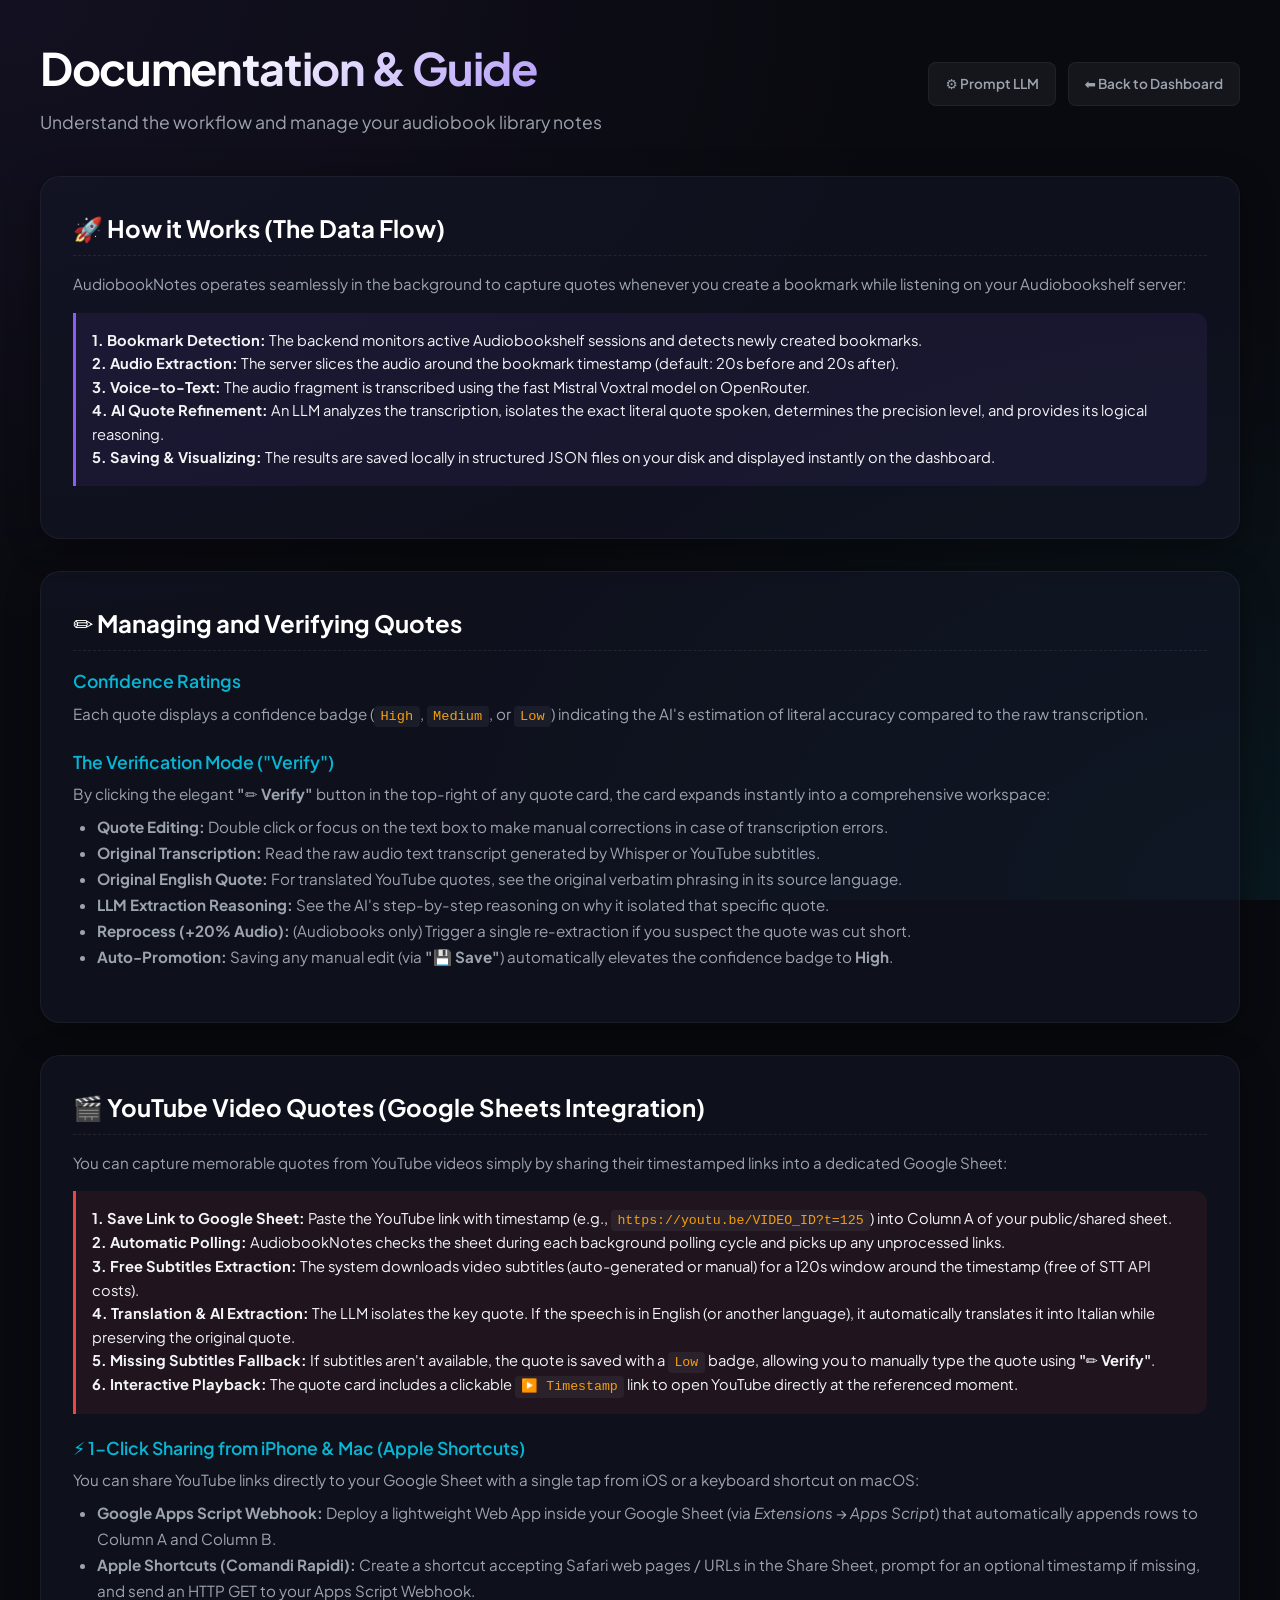
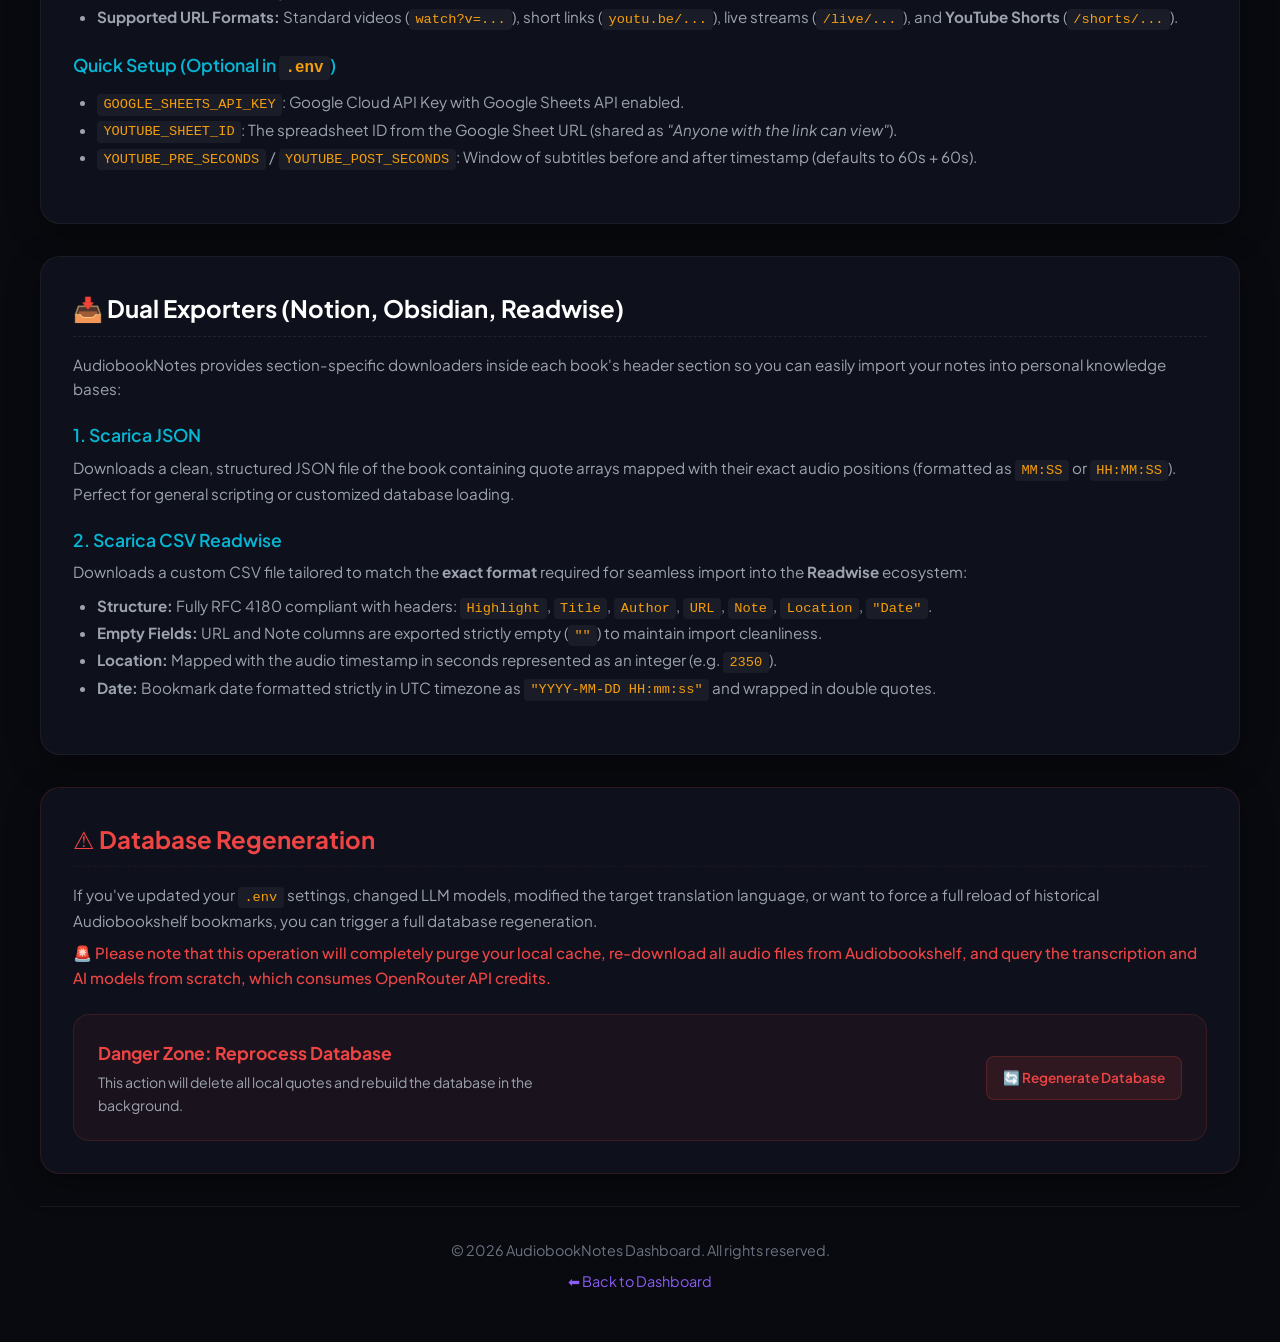
<file: src/web/static/instructions.html>
<!DOCTYPE html>
<html lang="en">
<head>
  <meta charset="UTF-8">
  <meta name="viewport" content="width=device-width, initial-scale=1.0">
  <meta name="description" content="AudiobookNotes documentation and instructions page. Learn how to verify, export, and manage your quotes.">
  <title>How to Use - AudiobookNotes</title>
  <link rel="stylesheet" href="style.css?v=2.1.0">
  <link rel="stylesheet" href="components.css?v=2.1.0">
  <style>
    .help-section {
      background: var(--glass-bg);
      border: 1px solid var(--glass-border);
      border-radius: 20px;
      padding: 2rem;
      margin-bottom: 2rem;
      box-shadow: var(--glass-shadow);
      transition: var(--transition-smooth);
    }
    .help-section:hover {
      border-color: var(--glass-border-hover);
      box-shadow: var(--glass-shadow-hover);
    }
    .help-title {
      font-size: 1.5rem;
      font-weight: 700;
      color: #fff;
      margin-bottom: 1rem;
      display: flex;
      align-items: center;
      gap: 0.6rem;
      border-bottom: 1px dashed rgba(255, 255, 255, 0.08);
      padding-bottom: 0.5rem;
    }
    .help-step {
      margin-bottom: 1.25rem;
    }
    .help-step h3 {
      font-size: 1.1rem;
      font-weight: 600;
      color: var(--accent-cyan);
      margin-bottom: 0.4rem;
    }
    .help-step p {
      color: var(--text-muted);
      font-size: 0.95rem;
      line-height: 1.6;
    }
    .highlight-box {
      background: rgba(139, 92, 246, 0.08);
      border-left: 3px solid var(--accent-purple);
      padding: 1rem;
      border-radius: 0 12px 12px 0;
      margin: 1rem 0;
    }
    .highlight-box p {
      color: var(--text-main);
      font-size: 0.92rem;
      margin: 0;
    }
    .danger-card {
      background: rgba(239, 68, 68, 0.05);
      border: 1px solid rgba(239, 68, 68, 0.15);
      border-radius: 16px;
      padding: 1.5rem;
      display: flex;
      align-items: center;
      justify-content: space-between;
      flex-wrap: wrap;
      gap: 1.25rem;
      margin-top: 1.5rem;
    }
    .danger-title {
      color: var(--accent-danger);
      font-weight: 700;
      font-size: 1.1rem;
      margin-bottom: 0.25rem;
    }
    .danger-desc {
      color: var(--text-muted);
      font-size: 0.88rem;
      margin: 0;
      max-width: 500px;
    }
    code {
      background: rgba(255, 255, 255, 0.05);
      padding: 0.2rem 0.4rem;
      border-radius: 4px;
      font-family: monospace;
      font-size: 0.9em;
      color: var(--accent-warning);
    }
  </style>
</head>
<body>
  <div class="container">
    <!-- Header -->
    <header style="display: flex; justify-content: space-between; align-items: center; flex-wrap: wrap; gap: 1rem; margin-bottom: 2.5rem;">
      <div style="text-align: left;">
        <h1 id="main-title" style="margin-bottom: 0.25rem; background: linear-gradient(135deg, #ffffff 30%, #a78bfa 100%); -webkit-background-clip: text; -webkit-text-fill-color: transparent;">Documentation &amp; Guide</h1>
        <p id="main-subtitle">Understand the workflow and manage your audiobook library notes</p>
      </div>
      <div style="display: flex; gap: 0.75rem; align-items: center; flex-wrap: wrap;">
        <a href="prompts.html" class="btn btn-secondary" style="gap: 0.5rem; height: 44px; display: inline-flex; align-items: center; text-decoration: none;" title="Modifica e gestisci i prompt LLM">
          ⚙️ Prompt LLM
        </a>
        <a href="index.html" class="btn btn-secondary" style="gap: 0.5rem; height: 44px; display: inline-flex; align-items: center; text-decoration: none;" title="Go back to the Dashboard">
          ⬅️ Back to Dashboard
        </a>
      </div>
    </header>

    <main>
      <!-- SECTION 1: How it works -->
      <section class="help-section">
        <h2 class="help-title">🚀 How it Works (The Data Flow)</h2>
        <div class="help-step">
          <p>AudiobookNotes operates seamlessly in the background to capture quotes whenever you create a bookmark while listening on your Audiobookshelf server:</p>
          <div class="highlight-box">
            <p><strong>1. Bookmark Detection:</strong> The backend monitors active Audiobookshelf sessions and detects newly created bookmarks.<br>
            <strong>2. Audio Extraction:</strong> The server slices the audio around the bookmark timestamp (default: 20s before and 20s after).<br>
            <strong>3. Voice-to-Text:</strong> The audio fragment is transcribed using the fast Mistral Voxtral model on OpenRouter.<br>
            <strong>4. AI Quote Refinement:</strong> An LLM analyzes the transcription, isolates the exact literal quote spoken, determines the precision level, and provides its logical reasoning.<br>
            <strong>5. Saving &amp; Visualizing:</strong> The results are saved locally in structured JSON files on your disk and displayed instantly on the dashboard.</p>
          </div>
        </div>
      </section>

      <!-- SECTION 2: Managing & Verifying Quotes -->
      <section class="help-section">
        <h2 class="help-title">✏️ Managing and Verifying Quotes</h2>
        <div class="help-step">
          <h3>Confidence Ratings</h3>
          <p>Each quote displays a confidence badge (<code>High</code>, <code>Medium</code>, or <code>Low</code>) indicating the AI's estimation of literal accuracy compared to the raw transcription.</p>
        </div>
        <div class="help-step">
          <h3>The Verification Mode ("Verify")</h3>
          <p>By clicking the elegant <strong>"✏️ Verify"</strong> button in the top-right of any quote card, the card expands instantly into a comprehensive workspace:</p>
          <ul style="color: var(--text-muted); font-size: 0.95rem; margin-left: 1.5rem; margin-top: 0.5rem; line-height: 1.7;">
            <li><strong>Quote Editing:</strong> Double click or focus on the text box to make manual corrections in case of transcription errors.</li>
            <li><strong>Original Transcription:</strong> Read the raw audio text transcript generated by Whisper or YouTube subtitles.</li>
            <li><strong>Original English Quote:</strong> For translated YouTube quotes, see the original verbatim phrasing in its source language.</li>
            <li><strong>LLM Extraction Reasoning:</strong> See the AI's step-by-step reasoning on why it isolated that specific quote.</li>
            <li><strong>Reprocess (+20% Audio):</strong> (Audiobooks only) Trigger a single re-extraction if you suspect the quote was cut short.</li>
            <li><strong>Auto-Promotion:</strong> Saving any manual edit (via <strong>"💾 Save"</strong>) automatically elevates the confidence badge to <strong>High</strong>.</li>
          </ul>
        </div>
      </section>

      <!-- SECTION 3: YouTube Video Quotes -->
      <section class="help-section">
        <h2 class="help-title">🎬 YouTube Video Quotes (Google Sheets Integration)</h2>
        <div class="help-step">
          <p>You can capture memorable quotes from YouTube videos simply by sharing their timestamped links into a dedicated Google Sheet:</p>
          <div class="highlight-box" style="border-left-color: #ef4444; background: rgba(239, 68, 68, 0.08);">
            <p><strong>1. Save Link to Google Sheet:</strong> Paste the YouTube link with timestamp (e.g., <code>https://youtu.be/VIDEO_ID?t=125</code>) into Column A of your public/shared sheet.<br>
            <strong>2. Automatic Polling:</strong> AudiobookNotes checks the sheet during each background polling cycle and picks up any unprocessed links.<br>
            <strong>3. Free Subtitles Extraction:</strong> The system downloads video subtitles (auto-generated or manual) for a 120s window around the timestamp (free of STT API costs).<br>
            <strong>4. Translation &amp; AI Extraction:</strong> The LLM isolates the key quote. If the speech is in English (or another language), it automatically translates it into Italian while preserving the original quote.<br>
            <strong>5. Missing Subtitles Fallback:</strong> If subtitles aren't available, the quote is saved with a <code>Low</code> badge, allowing you to manually type the quote using <strong>"✏️ Verify"</strong>.<br>
            <strong>6. Interactive Playback:</strong> The quote card includes a clickable <code>▶️ Timestamp</code> link to open YouTube directly at the referenced moment.</p>
          </div>
        </div>
        <div class="help-step">
          <h3>⚡ 1-Click Sharing from iPhone &amp; Mac (Apple Shortcuts)</h3>
          <p>You can share YouTube links directly to your Google Sheet with a single tap from iOS or a keyboard shortcut on macOS:</p>
          <ul style="color: var(--text-muted); font-size: 0.95rem; margin-left: 1.5rem; margin-top: 0.5rem; line-height: 1.7;">
            <li><strong>Google Apps Script Webhook:</strong> Deploy a lightweight Web App inside your Google Sheet (via <em>Extensions &rarr; Apps Script</em>) that automatically appends rows to Column A and Column B.</li>
            <li><strong>Apple Shortcuts (Comandi Rapidi):</strong> Create a shortcut accepting Safari web pages / URLs in the Share Sheet, prompt for an optional timestamp if missing, and send an HTTP GET to your Apps Script Webhook.</li>
            <li><strong>Supported URL Formats:</strong> Standard videos (<code>watch?v=...</code>), short links (<code>youtu.be/...</code>), live streams (<code>/live/...</code>), and <strong>YouTube Shorts</strong> (<code>/shorts/...</code>).</li>
          </ul>
        </div>
        <div class="help-step">
          <h3>Quick Setup (Optional in <code>.env</code>)</h3>
          <ul style="color: var(--text-muted); font-size: 0.95rem; margin-left: 1.5rem; margin-top: 0.5rem; line-height: 1.7;">
            <li><code>GOOGLE_SHEETS_API_KEY</code>: Google Cloud API Key with Google Sheets API enabled.</li>
            <li><code>YOUTUBE_SHEET_ID</code>: The spreadsheet ID from the Google Sheet URL (shared as <em>"Anyone with the link can view"</em>).</li>
            <li><code>YOUTUBE_PRE_SECONDS</code> / <code>YOUTUBE_POST_SECONDS</code>: Window of subtitles before and after timestamp (defaults to 60s + 60s).</li>
          </ul>
        </div>
      </section>

      <!-- SECTION 4: Dual Exporters -->
      <section class="help-section">
        <h2 class="help-title">📥 Dual Exporters (Notion, Obsidian, Readwise)</h2>
        <div class="help-step">
          <p>AudiobookNotes provides section-specific downloaders inside each book's header section so you can easily import your notes into personal knowledge bases:</p>
        </div>
        <div class="help-step">
          <h3>1. Scarica JSON</h3>
          <p>Downloads a clean, structured JSON file of the book containing quote arrays mapped with their exact audio positions (formatted as <code>MM:SS</code> or <code>HH:MM:SS</code>). Perfect for general scripting or customized database loading.</p>
        </div>
        <div class="help-step">
          <h3>2. Scarica CSV Readwise</h3>
          <p>Downloads a custom CSV file tailored to match the <strong>exact format</strong> required for seamless import into the <strong>Readwise</strong> ecosystem:</p>
          <ul style="color: var(--text-muted); font-size: 0.95rem; margin-left: 1.5rem; margin-top: 0.5rem; line-height: 1.7;">
            <li><strong>Structure:</strong> Fully RFC 4180 compliant with headers: <code>Highlight</code>, <code>Title</code>, <code>Author</code>, <code>URL</code>, <code>Note</code>, <code>Location</code>, <code>"Date"</code>.</li>
            <li><strong>Empty Fields:</strong> URL and Note columns are exported strictly empty (<code>""</code>) to maintain import cleanliness.</li>
            <li><strong>Location:</strong> Mapped with the audio timestamp in seconds represented as an integer (e.g. <code>2350</code>).</li>
            <li><strong>Date:</strong> Bookmark date formatted strictly in UTC timezone as <code>"YYYY-MM-DD HH:mm:ss"</code> and wrapped in double quotes.</li>
          </ul>
        </div>
      </section>

      <!-- SECTION 4: Database Regeneration (Moved from Homepage) -->
      <section class="help-section" style="border-color: rgba(239, 68, 68, 0.15);">
        <h2 class="help-title" style="color: var(--accent-danger); border-bottom-color: rgba(239, 68, 68, 0.08);">⚠️ Database Regeneration</h2>
        <div class="help-step">
          <p>If you've updated your <code>.env</code> settings, changed LLM models, modified the target translation language, or want to force a full reload of historical Audiobookshelf bookmarks, you can trigger a full database regeneration.</p>
          <p style="color: var(--accent-danger); font-weight: 500; margin-top: 0.5rem;">🚨 Please note that this operation will completely purge your local cache, re-download all audio files from Audiobookshelf, and query the transcription and AI models from scratch, which consumes OpenRouter API credits.</p>
        </div>

        <div class="danger-card">
          <div>
            <h3 class="danger-title">Danger Zone: Reprocess Database</h3>
            <p class="danger-desc">This action will delete all local quotes and rebuild the database in the background.</p>
          </div>
          <button id="btn-reprocess" class="btn btn-danger" style="gap: 0.5rem; height: 44px; display: inline-flex; align-items: center;" title="Reprocess all bookmarks from scratch">
            🔄 Regenerate Database
          </button>
        </div>
      </section>
    </main>

    <!-- Footer -->
    <footer style="text-align: center; padding: 2rem 0; margin-top: 2rem; border-top: 1px solid rgba(255, 255, 255, 0.05); color: var(--text-dim); font-size: 0.9rem;">
      <p>&copy; 2026 AudiobookNotes Dashboard. All rights reserved.</p>
      <a href="index.html" style="color: var(--accent-purple); text-decoration: none; margin-top: 0.5rem; display: inline-block;">⬅️ Back to Dashboard</a>
    </footer>
  </div>

  <!-- Reprocess Controller Logic -->
  <script type="module">
    const btnReprocess = document.getElementById('btn-reprocess');
    
    if (btnReprocess) {
      btnReprocess.addEventListener('click', async () => {
        const confirm1 = confirm("⚠️ WARNING: This operation will delete ALL current local quotes and reprocess them from scratch by reading them again from Audiobookshelf.\n\nDo you want to proceed?");
        if (!confirm1) return;
        
        const confirm2 = confirm("🔥 SAFETY CONFIRMATION: The operation will take time and consume API credits to re-transcribe and re-analyze all bookmarks using AI. Are you ABSOLUTELY sure you want to proceed?");
        if (!confirm2) return;
        
        try {
          btnReprocess.disabled = true;
          btnReprocess.innerHTML = '🔄 Regenerating...';
          
          const response = await fetch('/api/reprocess', { method: 'POST' });
          if (!response.ok) throw new Error("Unable to trigger database reprocess.");
          
          alert("Success: Database regeneration started in the background! You can go back to the Dashboard to see quotes populating gradually.");
          btnReprocess.innerHTML = '🔄 Database Regenerated!';
        } catch (error) {
          alert(`Error: ${error.message}`);
          btnReprocess.disabled = false;
          btnReprocess.innerHTML = '🔄 Regenerate Database';
        }
      });
    }
  </script>
</body>
</html>
</file>
<file: src/web/static/style.css>
/* Import modern font from Google Fonts */
@import url('https://fonts.googleapis.com/css2?family=Outfit:wght@300;400;500;600;700&family=Plus+Jakarta+Sans:wght@300;400;500;600;700&display=swap');

:root {
  /* Color Palette (Deep dark theme with neon gradients) */
  --bg-primary: #090a0f;
  --bg-secondary: #131522;
  --accent-purple: #8b5cf6;
  --accent-blue: #3b82f6;
  --accent-cyan: #06b6d4;
  --accent-success: #10b981;
  --accent-danger: #ef4444;
  --accent-warning: #f59e0b;
  
  /* Text colors */
  --text-main: #f3f4f6;
  --text-muted: #9ca3af;
  --text-dim: #6b7280;
  
  /* Card and Panel Glassmorphism style */
  --glass-bg: rgba(20, 24, 43, 0.5);
  --glass-border: rgba(255, 255, 255, 0.05);
  --glass-shadow: 0 8px 32px 0 rgba(0, 0, 0, 0.37);
  --glass-shadow-hover: 0 12px 40px 0 rgba(139, 92, 246, 0.15);
  --glass-border-hover: rgba(139, 92, 246, 0.25);
  
  /* Transitions */
  --transition-smooth: all 0.3s cubic-bezier(0.4, 0, 0.2, 1);
  --font-family: 'Plus Jakarta Sans', 'Outfit', system-ui, -apple-system, sans-serif;
}

* {
  box-sizing: border-box;
  margin: 0;
  padding: 0;
}

body {
  font-family: var(--font-family);
  background-color: var(--bg-primary);
  background-image: 
    radial-gradient(at 0% 0%, rgba(139, 92, 246, 0.08) 0px, transparent 50%),
    radial-gradient(at 100% 100%, rgba(6, 182, 212, 0.08) 0px, transparent 50%);
  background-attachment: fixed;
  color: var(--text-main);
  min-height: 100vh;
  line-height: 1.6;
  padding: 2rem 1.5rem;
}

.container {
  max-width: 1200px;
  margin: 0 auto;
}

/* Header */
header {
  margin-bottom: 2.5rem;
  text-align: center;
}

header h1 {
  font-size: 2.8rem;
  font-weight: 700;
  letter-spacing: -0.03em;
  background: linear-gradient(135deg, #ffffff 30%, #a78bfa 100%);
  -webkit-background-clip: text;
  -webkit-text-fill-color: transparent;
  margin-bottom: 0.5rem;
}

header p {
  color: var(--text-muted);
  font-size: 1.1rem;
}

/* Filters Bar */
.filters-section {
  background: var(--glass-bg);
  backdrop-filter: blur(12px);
  -webkit-backdrop-filter: blur(12px);
  border: 1px solid var(--glass-border);
  border-radius: 16px;
  padding: 1.5rem;
  margin-bottom: 2rem;
  box-shadow: var(--glass-shadow);
}

/* Search Bar */
.search-bar-wrapper {
  position: relative;
  display: flex;
  align-items: center;
  margin-bottom: 1.25rem;
  width: 100%;
}

.search-icon {
  position: absolute;
  left: 1.1rem;
  font-size: 1.1rem;
  color: var(--text-muted);
  pointer-events: none;
  transition: var(--transition-smooth);
}

.search-input {
  width: 100%;
  padding: 0.85rem 2.8rem 0.85rem 3rem;
  background: rgba(10, 12, 22, 0.85);
  border: 1px solid var(--glass-border);
  border-radius: 12px;
  color: var(--text-main);
  font-family: var(--font-family);
  font-size: 0.98rem;
  outline: none;
  box-shadow: 0 4px 16px rgba(0, 0, 0, 0.2);
  transition: var(--transition-smooth);
}

.search-input::placeholder {
  color: var(--text-dim);
  font-size: 0.92rem;
}

.search-input:focus {
  border-color: var(--accent-purple);
  background: rgba(15, 17, 30, 0.95);
  box-shadow: 0 0 0 3px rgba(139, 92, 246, 0.25), 0 8px 24px rgba(0, 0, 0, 0.3);
}

.search-input:focus ~ .search-icon {
  color: var(--accent-purple);
  transform: scale(1.1);
}

.btn-clear-search {
  position: absolute;
  right: 0.85rem;
  background: rgba(255, 255, 255, 0.08);
  border: none;
  color: var(--text-muted);
  width: 24px;
  height: 24px;
  border-radius: 50%;
  display: flex;
  align-items: center;
  justify-content: center;
  font-size: 0.75rem;
  cursor: pointer;
  opacity: 0;
  visibility: hidden;
  transition: var(--transition-smooth);
}

.btn-clear-search.visible {
  opacity: 1;
  visibility: visible;
}

.btn-clear-search:hover {
  background: rgba(239, 68, 68, 0.2);
  color: var(--accent-danger);
}

.filters-grid {
  display: grid;
  grid-template-columns: repeat(auto-fit, minmax(220px, 1fr));
  gap: 1.25rem;
  align-items: flex-end;
}

.filter-group {
  display: flex;
  flex-direction: column;
  gap: 0.5rem;
}

.filter-group label {
  font-size: 0.85rem;
  font-weight: 600;
  text-transform: uppercase;
  letter-spacing: 0.05em;
  color: var(--text-muted);
}

.filter-control {
  background: rgba(10, 12, 22, 0.8);
  border: 1px solid var(--glass-border);
  color: var(--text-main);
  padding: 0.75rem 1rem;
  border-radius: 8px;
  font-family: var(--font-family);
  font-size: 0.95rem;
  width: 100%;
  outline: none;
  transition: var(--transition-smooth);
}

.filter-control:focus {
  border-color: var(--accent-purple);
  box-shadow: 0 0 0 2px rgba(139, 92, 246, 0.25);
}

.date-range-container {
  display: flex;
  gap: 0.5rem;
  align-items: center;
}

.date-range-container span {
  color: var(--text-dim);
}

/* Quotes list (top-level container) */
.quotes-list {
  display: flex;
  flex-direction: column;
  gap: 2.5rem;
}

/* ═══════════════════════════════════════════════════ */
/*  Book Section                                       */
/* ═══════════════════════════════════════════════════ */
.book-section {
  display: flex;
  flex-direction: column;
  gap: 0;
}

.book-section-header {
  background: linear-gradient(135deg, rgba(139, 92, 246, 0.12) 0%, rgba(59, 130, 246, 0.08) 100%);
  border: 1px solid rgba(139, 92, 246, 0.2);
  border-bottom: none;
  border-radius: 20px 20px 0 0;
  padding: 1.5rem 2rem;
  display: flex;
  justify-content: space-between;
  align-items: center;
  gap: 1rem;
  flex-wrap: wrap;
  position: sticky;
  top: 0;
  z-index: 10;
  backdrop-filter: blur(16px);
  -webkit-backdrop-filter: blur(16px);
}

.book-section-info {
  display: flex;
  flex-direction: column;
  gap: 0.15rem;
}

.book-section-title {
  font-size: 1.5rem;
  font-weight: 700;
  color: #fff;
  letter-spacing: -0.02em;
  display: flex;
  align-items: center;
  gap: 0.6rem;
}

.book-section-title::before {
  content: '📖';
  font-size: 1.3rem;
}

.book-section-author {
  font-size: 0.95rem;
  color: var(--text-muted);
  font-weight: 400;
}

.book-section-actions {
  display: flex;
  align-items: center;
  gap: 1rem;
  flex-wrap: wrap;
}

.btn-download-book {
  padding: 0.35rem 0.85rem;
  font-size: 0.8rem;
  border-radius: 9999px;
  background: rgba(255, 255, 255, 0.05);
  border: 1px solid rgba(255, 255, 255, 0.08);
  color: var(--text-main);
  cursor: pointer;
  display: inline-flex;
  align-items: center;
  gap: 0.35rem;
  font-weight: 600;
  font-family: var(--font-family);
  transition: all 0.25s cubic-bezier(0.4, 0, 0.2, 1);
}

.btn-download-book:hover {
  background: rgba(139, 92, 246, 0.12);
  border-color: rgba(139, 92, 246, 0.3);
  color: var(--accent-purple);
  box-shadow: 0 4px 12px rgba(139, 92, 246, 0.1);
}

.btn-download-book:active {
  transform: scale(0.97);
}

.btn-download-readwise:hover {
  background: rgba(59, 130, 246, 0.12);
  border-color: rgba(59, 130, 246, 0.3);
  color: var(--accent-blue);
  box-shadow: 0 4px 12px rgba(59, 130, 246, 0.1);
}

.book-section-stats {
  display: flex;
  gap: 0.5rem;
  flex-wrap: wrap;
  align-items: center;
}

.stat-pill {
  padding: 0.3rem 0.75rem;
  border-radius: 9999px;
  font-size: 0.78rem;
  font-weight: 600;
  text-transform: uppercase;
  letter-spacing: 0.03em;
  background: rgba(255, 255, 255, 0.06);
  color: var(--text-muted);
  border: 1px solid rgba(255, 255, 255, 0.08);
}

.stat-high {
  background: rgba(16, 185, 129, 0.1);
  color: var(--accent-success);
  border-color: rgba(16, 185, 129, 0.2);
}

.stat-medium {
  background: rgba(245, 158, 11, 0.1);
  color: var(--accent-warning);
  border-color: rgba(245, 158, 11, 0.2);
}

.stat-low {
  background: rgba(239, 68, 68, 0.1);
  color: var(--accent-danger);
  border-color: rgba(239, 68, 68, 0.2);
}

/* Quotes list inside a book section */
.book-quotes-list {
  display: flex;
  flex-direction: column;
  gap: 0;
  border-left: 1px solid rgba(139, 92, 246, 0.2);
  border-right: 1px solid rgba(139, 92, 246, 0.2);
  border-bottom: 1px solid rgba(139, 92, 246, 0.2);
  border-radius: 0 0 20px 20px;
  overflow: hidden;
}
</file>
<file: src/web/static/components.css>
/* ═══════════════════════════════════════════════════ */
/*  Quote Card — Read/Edit dual mode                   */
/* ═══════════════════════════════════════════════════ */
.quote-card {
  background: var(--glass-bg);
  border-bottom: 1px solid rgba(255, 255, 255, 0.03);
  padding: 1.25rem 1.75rem;
  transition: var(--transition-smooth);
  position: relative;
}

.quote-card:last-child {
  border-bottom: none;
}

.quote-card::before {
  content: '';
  position: absolute;
  top: 0;
  left: 0;
  width: 3px;
  height: 100%;
  background: linear-gradient(to bottom, var(--accent-purple), var(--accent-blue));
  opacity: 0;
  transition: opacity 0.3s ease;
}

.quote-card:hover::before {
  opacity: 1;
}

/* Card Header (Position + Badge + Edit toggle) */
.card-header {
  display: flex;
  justify-content: space-between;
  align-items: center;
  gap: 1rem;
  margin-bottom: 0.5rem;
}

.card-position {
  display: flex;
  align-items: center;
  gap: 0.6rem;
}

.position-marker {
  display: inline-flex;
  align-items: center;
  gap: 0.35rem;
  font-size: 0.82rem;
  font-weight: 600;
  color: var(--accent-cyan);
  background: rgba(6, 182, 212, 0.08);
  padding: 0.25rem 0.65rem;
  border-radius: 8px;
  border: 1px solid rgba(6, 182, 212, 0.15);
  letter-spacing: 0.01em;
}

/* Edit toggle button (Verifica / Chiudi) */
.btn-edit-toggle {
  background: transparent;
  border: none;
  color: var(--text-dim);
  font-size: 0.8rem;
  font-weight: 500;
  cursor: pointer;
  display: inline-flex;
  align-items: center;
  gap: 0.35rem;
  padding: 0.3rem 0.6rem;
  border-radius: 6px;
  transition: all 0.2s ease;
  outline: none;
}

.btn-edit-toggle:hover {
  color: var(--accent-purple);
  background: rgba(139, 92, 246, 0.08);
}

.quote-card.editing .btn-edit-toggle {
  color: var(--accent-danger);
  background: rgba(239, 68, 68, 0.08);
}

.quote-card.editing .btn-edit-toggle:hover {
  background: rgba(239, 68, 68, 0.15);
}

/* ── READ MODE ── */
.quote-read-view {
  display: block;
}

.quote-card.editing .quote-read-view {
  display: none;
}

.quote-blockquote {
  font-style: normal;
  font-size: 1.05rem;
  line-height: 1.7;
  color: var(--text-main);
  padding: 0.5rem 0 0.5rem 1.25rem;
  border-left: 3px solid rgba(139, 92, 246, 0.3);
  margin: 0;
  white-space: pre-wrap;
  word-break: break-word;
}

.quote-blockquote-youtube {
  border-left-color: rgba(239, 68, 68, 0.4);
}

/* ── EDIT MODE ── */
.quote-edit-view {
  display: none;
}

.quote-card.editing .quote-edit-view {
  display: block;
}

/* Details footer inside expandable area */
.details-footer {
  margin-top: 1.25rem;
  display: flex;
  justify-content: flex-end;
  gap: 0.5rem;
  border-top: 1px dashed rgba(255, 255, 255, 0.05);
  padding-top: 1rem;
}

.details-footer .quote-date {
  align-self: center;
  margin-right: auto;
  display: flex;
  align-items: center;
  gap: 0.25rem;
}

.quote-date {
  font-size: 0.85rem;
  color: var(--text-dim);
}

/* ═══════════════════════════════════════════════════ */
/*  Badges                                             */
/* ═══════════════════════════════════════════════════ */
.badge {
  padding: 0.35rem 0.75rem;
  border-radius: 9999px;
  font-size: 0.8rem;
  font-weight: 600;
  text-transform: uppercase;
  letter-spacing: 0.02em;
}

.badge-high {
  background: rgba(16, 185, 129, 0.1);
  color: var(--accent-success);
  border: 1px solid rgba(16, 185, 129, 0.2);
}

.badge-medium {
  background: rgba(245, 158, 11, 0.1);
  color: var(--accent-warning);
  border: 1px solid rgba(245, 158, 11, 0.2);
}

.badge-low {
  background: rgba(239, 68, 68, 0.1);
  color: var(--accent-danger);
  border: 1px solid rgba(239, 68, 68, 0.2);
}

.badge-readwise {
  background: rgba(59, 130, 246, 0.15);
  color: #60a5fa;
  border: 1px solid rgba(59, 130, 246, 0.3);
  display: inline-flex;
  align-items: center;
  gap: 0.25rem;
  font-size: 0.75rem;
}

.btn-readwise-sync {
  background: rgba(59, 130, 246, 0.12);
  color: #93c5fd;
  border: 1px solid rgba(59, 130, 246, 0.25);
}

.btn-readwise-sync:hover {
  background: rgba(59, 130, 246, 0.25);
  border-color: rgba(59, 130, 246, 0.5);
  color: #ffffff;
}

/* ═══════════════════════════════════════════════════ */
/*  Edit Mode Controls & Inputs                        */
/* ═══════════════════════════════════════════════════ */
.quote-textarea {
  width: 100%;
  background: rgba(10, 12, 22, 0.5);
  border: 1px dashed var(--glass-border);
  color: #fff;
  font-size: 1.05rem;
  line-height: 1.6;
  padding: 0.75rem 1rem;
  border-radius: 8px;
  resize: vertical;
  min-height: 90px;
  font-family: var(--font-family);
  transition: var(--transition-smooth);
  margin-bottom: 0.5rem;
}

.quote-textarea:focus {
  border-style: solid;
  border-color: var(--accent-purple);
  background: rgba(10, 12, 22, 0.8);
  outline: none;
}

.card-actions {
  display: flex;
  justify-content: space-between;
  align-items: center;
  margin-top: 0.75rem;
  padding-top: 0.5rem;
  border-top: 1px solid rgba(255, 255, 255, 0.03);
}

.left-actions {
  display: flex;
  gap: 0.75rem;
  align-items: center;
}

.confidence-selector {
  background: rgba(10, 12, 22, 0.8);
  border: 1px solid var(--glass-border);
  color: var(--text-main);
  padding: 0.35rem 0.75rem;
  border-radius: 6px;
  font-size: 0.85rem;
  font-family: var(--font-family);
  outline: none;
  cursor: pointer;
  transition: var(--transition-smooth);
}

.confidence-selector:focus {
  border-color: var(--accent-purple);
}

/* ═══════════════════════════════════════════════════ */
/*  Buttons                                            */
/* ═══════════════════════════════════════════════════ */
.btn {
  padding: 0.5rem 1rem;
  border-radius: 8px;
  font-family: var(--font-family);
  font-size: 0.85rem;
  font-weight: 600;
  cursor: pointer;
  border: none;
  display: inline-flex;
  align-items: center;
  gap: 0.4rem;
  transition: var(--transition-smooth);
}

.btn-primary {
  background: linear-gradient(135deg, var(--accent-purple), var(--accent-blue));
  color: #fff;
  box-shadow: 0 4px 12px rgba(139, 92, 246, 0.2);
}

.btn-primary:hover {
  filter: brightness(1.1);
  box-shadow: 0 4px 16px rgba(139, 92, 246, 0.35);
}

.btn-danger {
  background: rgba(239, 68, 68, 0.1);
  color: var(--accent-danger);
  border: 1px solid rgba(239, 68, 68, 0.2);
}

.btn-danger:hover {
  background: var(--accent-danger);
  color: #fff;
  box-shadow: 0 4px 12px rgba(239, 68, 68, 0.2);
}

.btn-secondary {
  background: rgba(255, 255, 255, 0.05);
  color: var(--text-muted);
  border: 1px solid var(--glass-border);
}

.btn-secondary:hover {
  background: rgba(255, 255, 255, 0.1);
  color: var(--text-main);
}

/* ═══════════════════════════════════════════════════ */
/*  Details Grid                                       */
/* ═══════════════════════════════════════════════════ */
.details-grid {
  display: grid;
  grid-template-columns: 1fr;
  gap: 1.25rem;
}

@media (min-width: 768px) {
  .details-grid {
    grid-template-columns: 1fr 1fr;
  }
}

.detail-block {
  background: rgba(10, 12, 22, 0.4);
  border: 1px solid rgba(255, 255, 255, 0.02);
  border-radius: 12px;
  padding: 1.25rem;
}

.detail-block h4 {
  font-size: 0.95rem;
  font-weight: 600;
  text-transform: uppercase;
  letter-spacing: 0.05em;
  color: var(--accent-cyan);
  margin-bottom: 0.75rem;
  display: flex;
  align-items: center;
  gap: 0.5rem;
}

.detail-block p {
  font-size: 0.95rem;
  color: var(--text-muted);
  white-space: pre-wrap;
}

/* ═══════════════════════════════════════════════════ */
/*  Modal, Toast, Empty State                          */
/* ═══════════════════════════════════════════════════ */
.modal-overlay {
  position: fixed;
  top: 0;
  left: 0;
  right: 0;
  bottom: 0;
  background: rgba(5, 6, 10, 0.8);
  backdrop-filter: blur(8px);
  display: flex;
  justify-content: center;
  align-items: center;
  z-index: 1000;
  opacity: 0;
  pointer-events: none;
  transition: var(--transition-smooth);
}

.modal-overlay.active {
  opacity: 1;
  pointer-events: all;
}

.modal-content {
  background: var(--bg-secondary);
  border: 1px solid var(--glass-border-hover);
  border-radius: 20px;
  padding: 2rem;
  max-width: 450px;
  width: 90%;
  box-shadow: 0 20px 50px rgba(0, 0, 0, 0.5);
  transform: scale(0.9);
  transition: var(--transition-smooth);
  text-align: center;
}

.modal-overlay.active .modal-content {
  transform: scale(1);
}

.modal-title {
  font-size: 1.4rem;
  font-weight: 700;
  color: #fff;
  margin-bottom: 1rem;
}

.modal-body {
  color: var(--text-muted);
  margin-bottom: 1.5rem;
}

.modal-buttons {
  display: flex;
  justify-content: center;
  gap: 1rem;
}

.empty-state {
  text-align: center;
  padding: 4rem 2rem;
  background: var(--glass-bg);
  border: 1px dashed var(--glass-border);
  border-radius: 16px;
  color: var(--text-muted);
}

.empty-state h3 {
  font-size: 1.5rem;
  color: #fff;
  margin-bottom: 0.5rem;
}

.toast {
  position: fixed;
  bottom: 2rem;
  right: 2rem;
  background: linear-gradient(135deg, var(--accent-success), #059669);
  color: white;
  padding: 1rem 1.5rem;
  border-radius: 12px;
  font-weight: 600;
  box-shadow: 0 10px 25px rgba(16, 185, 129, 0.3);
  z-index: 1100;
  transform: translateY(150%);
  transition: transform 0.4s cubic-bezier(0.175, 0.885, 0.32, 1.275);
}

.toast.active {
  transform: translateY(0);
}

/* ═══════════════════════════════════════════════════ */
/*  Responsive Adjustments                             */
/* ═══════════════════════════════════════════════════ */
@media (max-width: 640px) {
  .quote-card {
    padding: 1rem 1.25rem;
  }

  .card-header {
    flex-direction: column;
    align-items: flex-start;
    gap: 0.5rem;
  }

  .card-actions {
    flex-direction: column;
    gap: 0.75rem;
    align-items: flex-start;
  }

  .left-actions {
    flex-wrap: wrap;
  }
}
</file>
